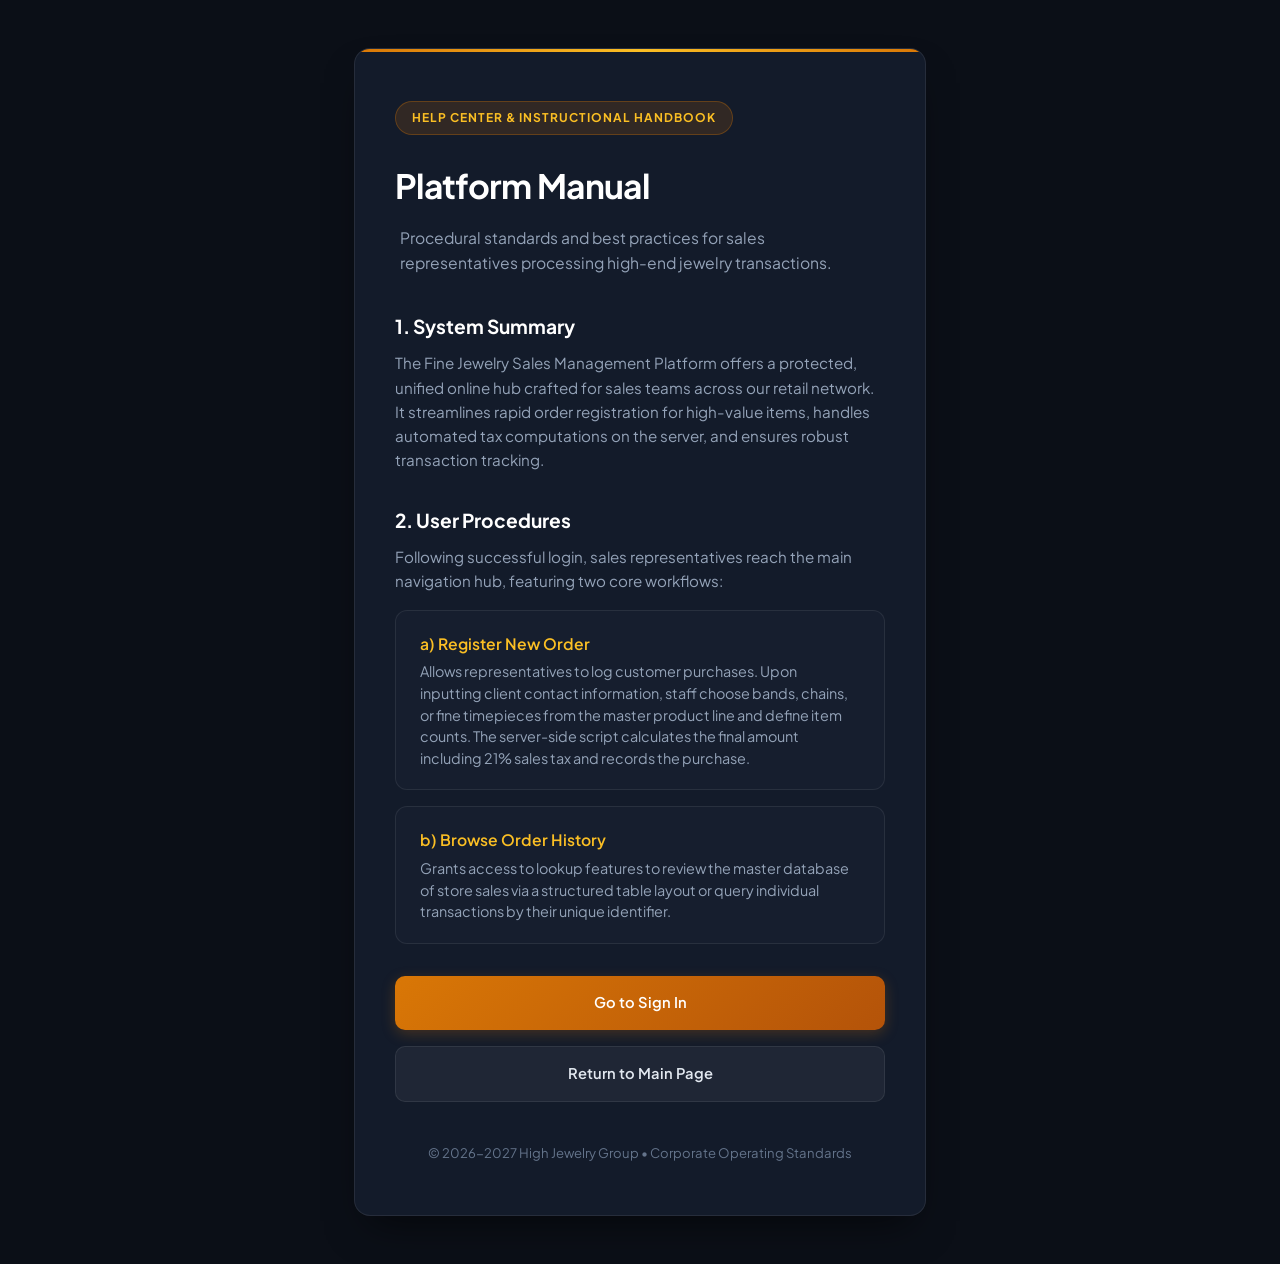
<file: application/client/documentation.html>
<!DOCTYPE html>
<html lang="en">
<head>
  <meta charset="UTF-8">
  <meta name="viewport" content="width=device-width, initial-scale=1.0">
  <meta name="description" content="Technical instructions and operational reference for the Fine Jewelry Sales Management Platform">
  <title>User Manual - Fine Jewelry Sales Platform</title>
  <link rel="stylesheet" href="css/styles.css?v=4">
</head>
<body>
  <main class="container">
    <article class="glass-card doc-card" id="documentation-card">
      <div class="app-badge">Help Center &amp; Instructional Handbook</div>
      
      <h1 class="app-title" id="doc-title">Platform Manual</h1>
      <p class="app-subtitle" id="doc-subtitle">
        Procedural standards and best practices for sales representatives processing high-end jewelry transactions.
      </p>

      <section class="doc-section" aria-labelledby="section-overview">
        <h2 id="section-overview">1. System Summary</h2>
        <p>
          The Fine Jewelry Sales Management Platform offers a protected, unified online hub crafted for sales teams across our retail network. It streamlines rapid order registration for high-value items, handles automated tax computations on the server, and ensures robust transaction tracking.
        </p>
      </section>

      <section class="doc-section" aria-labelledby="section-operations">
        <h2 id="section-operations">2. User Procedures</h2>
        <p>
          Following successful login, sales representatives reach the main navigation hub, featuring two core workflows:
        </p>

        <div class="doc-item">
          <h3>a) Register New Order</h3>
          <p>
            Allows representatives to log customer purchases. Upon inputting client contact information, staff choose bands, chains, or fine timepieces from the master product line and define item counts. The server-side script calculates the final amount including 21% sales tax and records the purchase.
          </p>
        </div>

        <div class="doc-item">
          <h3>b) Browse Order History</h3>
          <p>
            Grants access to lookup features to review the master database of store sales via a structured table layout or query individual transactions by their unique identifier.
          </p>
        </div>
      </section>

      <nav class="button-group" aria-label="Documentation Navigation">
        <a href="login.html" class="btn btn-primary" id="btn-doc-login">
          Go to Sign In
        </a>
        <a href="index.html" class="btn btn-secondary" id="btn-doc-home">
          Return to Main Page
        </a>
      </nav>

      <footer class="app-footer">
        <p>&copy; 2026-2027 High Jewelry Group &bull; Corporate Operating Standards</p>
      </footer>
    </article>
  </main>
</body>
</html>
</file>
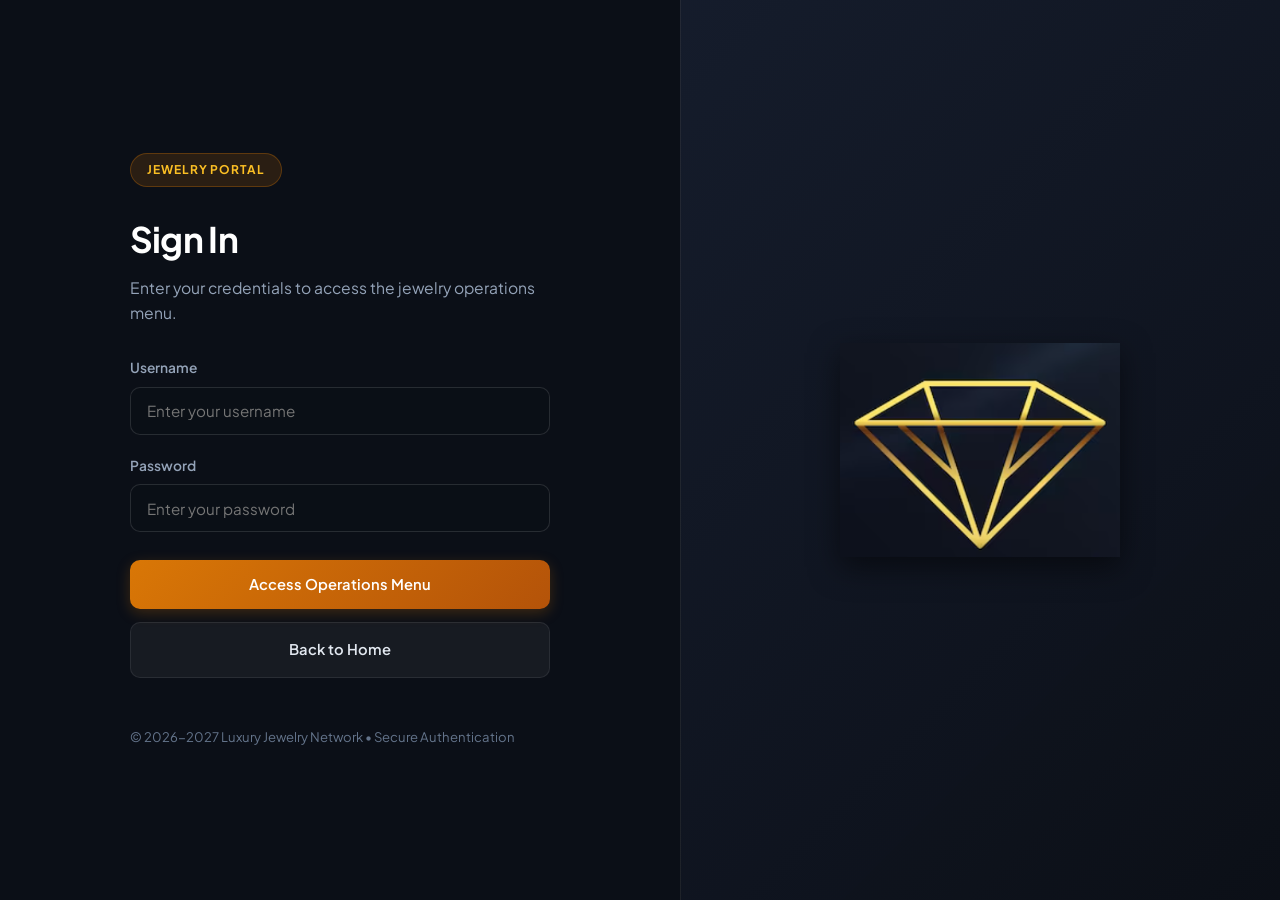
<file: application/client/login.html>
<!DOCTYPE html>
<html lang="en">
<head>
  <meta charset="UTF-8">
  <meta name="viewport" content="width=device-width, initial-scale=1.0">
  <meta name="description" content="Access Authentication - Luxury Jewelry Store">
  <title>Sign In - Jewelry Order Management</title>
  <link rel="shortcut icon" href="img/logo.png" type="image/x-icon">
  <link rel="stylesheet" href="css/styles.css?v=9">
</head>
<body class="split-layout-page">
  <div class="split-container">
    
    <!-- Left Panel: Login Form -->
    <div class="split-form-panel">
      <div class="auth-box">
        <header style="margin-bottom: 2rem;">
          <div class="app-badge">Jewelry Portal</div>
          <h1 class="app-title" style="font-size: 2.2rem; margin-bottom: 0.5rem;">Sign In</h1>
          <p class="app-subtitle" style="text-align: left; margin-bottom: 0; max-width: 100%;">
            Enter your credentials to access the jewelry operations menu.
          </p>
        </header>

        <div id="login-alert" class="alert alert-danger" role="alert" aria-live="polite"></div>

        <form id="login-form" novalidate>
          <div class="form-group">
            <label for="username" class="form-label">Username</label>
            <input 
              type="text" 
              id="username" 
              name="username" 
              class="form-input" 
              placeholder="Enter your username" 
              required 
              autocomplete="username"
            >
          </div>

          <div class="form-group" style="margin-bottom: 1.5rem;">
            <label for="password" class="form-label">Password</label>
            <input 
              type="password" 
              id="password" 
              name="password" 
              class="form-input" 
              placeholder="Enter your password" 
              required 
              autocomplete="current-password"
            >
          </div>

          <div class="form-actions">
            <button type="submit" class="btn btn-primary" id="btn-submit-login">
              Access Operations Menu
            </button>
            <a href="index.html" class="btn btn-secondary">
              Back to Home
            </a>
          </div>
        </form>

        <footer class="app-footer" style="margin-top: 3rem; text-align: left;">
          <p>&copy; 2026-2027 Luxury Jewelry Network &bull; Secure Authentication</p>
        </footer>
      </div>
    </div>

    <!-- Right Panel: Diamond Logo -->
    <div class="split-image-panel">
      <div class="split-image-panel-inner" style="width: 100%; height: 100%; display: flex; align-items: center; justify-content: center;">
        <img src="img/logo.png" alt="Luxury Jewelry Logo" style="max-width: 280px; height: auto; filter: drop-shadow(0 10px 15px rgba(0,0,0,0.5));">
      </div>
    </div>

  </div>

  <script src="js/main.js"></script>
  <script src="js/auth.js"></script>
</body>
</html>
</file>
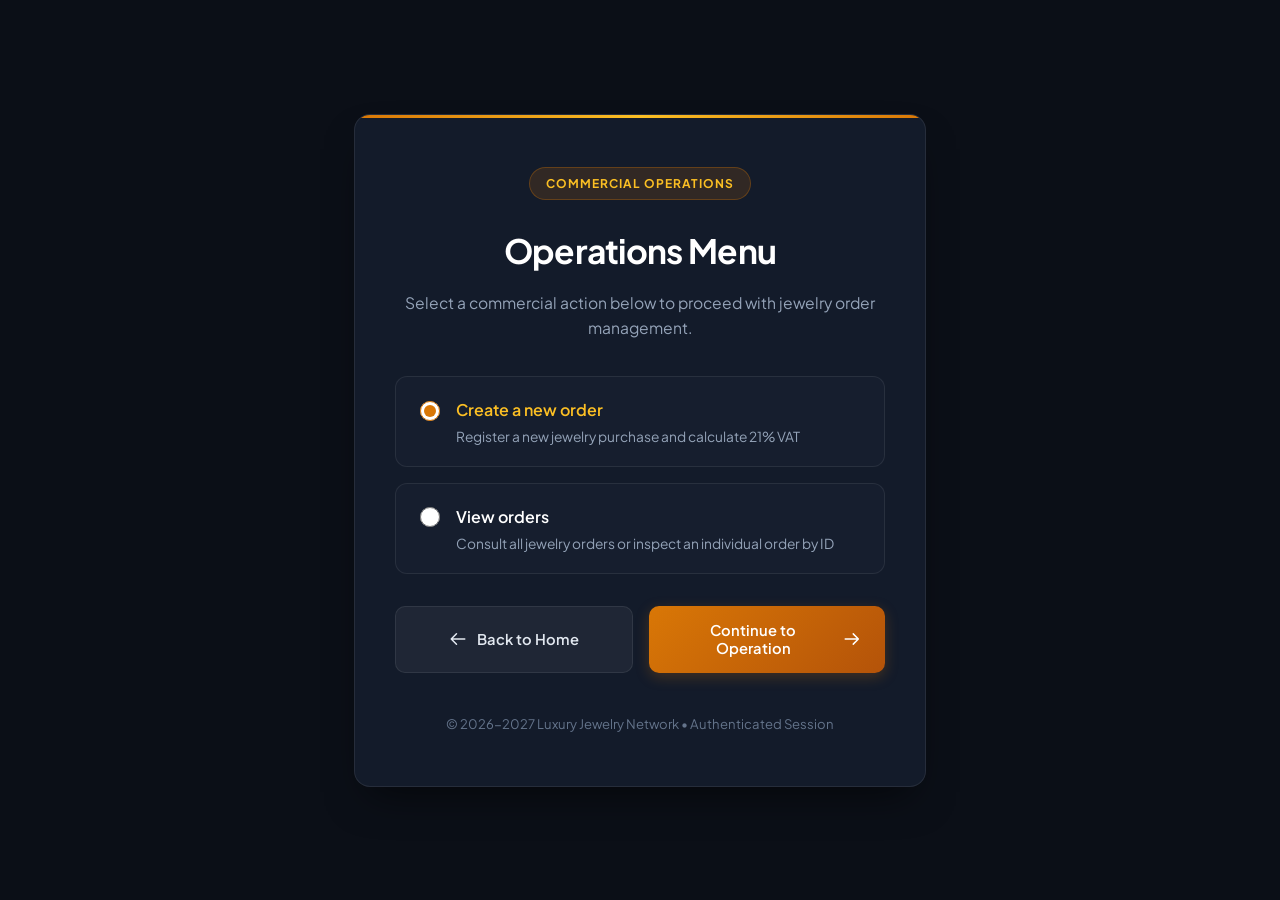
<file: application/client/operations.html>
<!DOCTYPE html>
<html lang="en">
<head>
  <meta charset="UTF-8">
  <meta name="viewport" content="width=device-width, initial-scale=1.0">
  <meta name="description" content="Operations Menu - Luxury Jewelry Order Management System">
  <title>Operations - Jewelry Order Management</title>
  <link rel="shortcut icon" href="img/logo.png" type="image/x-icon">
  <link rel="stylesheet" href="css/styles.css?v=9">
</head>
<body>
  <main class="container">
    <div class="glass-card" id="operations-card">
      <div class="app-badge">Commercial Operations</div>

      <h1 class="app-title" id="operations-title">Operations Menu</h1>
      <p class="app-subtitle" id="operations-subtitle">
        Select a commercial action below to proceed with jewelry order management.
      </p>

      <form id="operations-form">
        <div class="operations-group" role="radiogroup" aria-label="Available Operations">
          <label class="operation-option">
            <input type="radio" name="operation" value="new-order.html" checked>
            <div class="operation-option-text">
              <span class="operation-option-title">Create a new order</span>
              <span class="operation-option-desc">Register a new jewelry purchase and calculate 21% VAT</span>
            </div>
          </label>

          <label class="operation-option">
            <input type="radio" name="operation" value="orders-menu.html">
            <div class="operation-option-text">
              <span class="operation-option-title">View orders</span>
              <span class="operation-option-desc">Consult all jewelry orders or inspect an individual order by ID</span>
            </div>
          </label>
        </div>

        <nav class="button-group-op" aria-label="Operations Navigation">
          <a href="index.html" class="btn btn-secondary" id="btn-back-home">
            <svg xmlns="http://www.w3.org/2000/svg" width="18" height="18" fill="none" viewBox="0 0 24 24" stroke="currentColor" stroke-width="2">
              <path stroke-linecap="round" stroke-linejoin="round" d="M10 19l-7-7m0 0l7-7m-7 7h18" />
            </svg>
            Back to Home
          </a>
          <button type="submit" class="btn btn-primary" id="btn-proceed-operation">
            Continue to Operation
            <svg xmlns="http://www.w3.org/2000/svg" width="18" height="18" fill="none" viewBox="0 0 24 24" stroke="currentColor" stroke-width="2">
              <path stroke-linecap="round" stroke-linejoin="round" d="M14 5l7 7m0 0l-7 7m7-7H3" />
            </svg>
          </button>
        </nav>
      </form>

      <footer class="app-footer">
        <p>&copy; 2026-2027 Luxury Jewelry Network &bull; Authenticated Session</p>
      </footer>
    </div>
  </main>

  <script>
    document.getElementById('operations-form').addEventListener('submit', function (e) {
      e.preventDefault();
      const selectedOperation = document.querySelector('input[name="operation"]:checked');
      if (selectedOperation) {
        window.location.href = selectedOperation.value;
      }
    });
  </script>
</body>
</html>
</file>
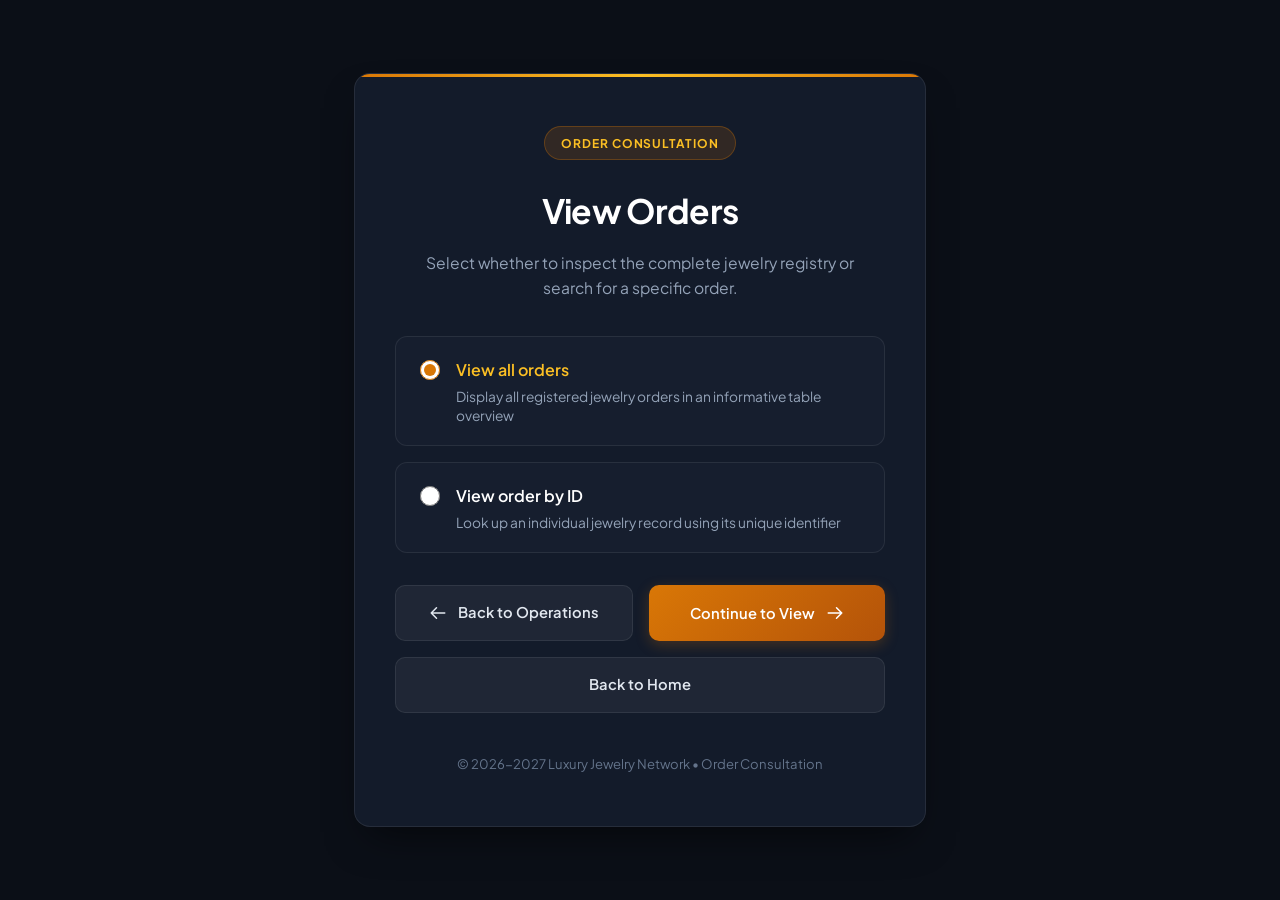
<file: application/client/orders-menu.html>
<!DOCTYPE html>
<html lang="en">
<head>
  <meta charset="UTF-8">
  <meta name="viewport" content="width=device-width, initial-scale=1.0">
  <meta name="description" content="View Orders Menu - Luxury Jewelry Order Management System">
  <title>View Orders - Jewelry Order Management</title>
  <link rel="shortcut icon" href="img/logo.png" type="image/x-icon">
  <link rel="stylesheet" href="css/styles.css?v=9">
</head>
<body>
  <main class="container">
    <div class="glass-card" id="orders-menu-card">
      <div class="app-badge">Order Consultation</div>

      <h1 class="app-title" id="orders-menu-title">View Orders</h1>
      <p class="app-subtitle" id="orders-menu-subtitle">
        Select whether to inspect the complete jewelry registry or search for a specific order.
      </p>

      <form id="orders-menu-form">
        <div class="operations-group" role="radiogroup" aria-label="Available Consultation Options">
          <label class="operation-option">
            <input type="radio" name="order_view_option" value="../server/get_all_orders.php" checked>
            <div class="operation-option-text">
              <span class="operation-option-title">View all orders</span>
              <span class="operation-option-desc">Display all registered jewelry orders in an informative table overview</span>
            </div>
          </label>

          <label class="operation-option">
            <input type="radio" name="order_view_option" value="search-order.html">
            <div class="operation-option-text">
              <span class="operation-option-title">View order by ID</span>
              <span class="operation-option-desc">Look up an individual jewelry record using its unique identifier</span>
            </div>
          </label>
        </div>

        <nav class="button-group-op" aria-label="Orders Menu Navigation">
          <a href="operations.html" class="btn btn-secondary" id="btn-back-operations">
            <svg xmlns="http://www.w3.org/2000/svg" width="18" height="18" fill="none" viewBox="0 0 24 24" stroke="currentColor" stroke-width="2">
              <path stroke-linecap="round" stroke-linejoin="round" d="M10 19l-7-7m0 0l7-7m-7 7h18" />
            </svg>
            Back to Operations
          </a>
          <button type="submit" class="btn btn-primary" id="btn-proceed-view">
            Continue to View
            <svg xmlns="http://www.w3.org/2000/svg" width="18" height="18" fill="none" viewBox="0 0 24 24" stroke="currentColor" stroke-width="2">
              <path stroke-linecap="round" stroke-linejoin="round" d="M14 5l7 7m0 0l-7 7m7-7H3" />
            </svg>
          </button>
        </nav>

        <div style="margin-top: 1rem;">
          <a href="index.html" class="btn btn-secondary" style="width: 100%;" id="btn-back-home">
            Back to Home
          </a>
        </div>
      </form>

      <footer class="app-footer">
        <p>&copy; 2026-2027 Luxury Jewelry Network &bull; Order Consultation</p>
      </footer>
    </div>
  </main>

  <script>
    document.getElementById('orders-menu-form').addEventListener('submit', function (e) {
      e.preventDefault();
      const selected = document.querySelector('input[name="order_view_option"]:checked');
      if (selected) {
        window.location.href = selected.value;
      }
    });
  </script>
</body>
</html>
</file>
<file: application/client/css/styles.css>
@import url('https://fonts.googleapis.com/css2?family=Plus+Jakarta+Sans:wght@400;500;600;700&display=swap');

:root {
  --bg-primary: #0b0f17;
  --bg-surface: #161e2e;
  --card-bg: rgba(22, 30, 46, 0.85);
  
  --text-primary: #f8fafc;
  --text-secondary: #94a3b8;
  --text-muted: #64748b;
  
  --accent-gold: #d97706;
  --accent-gold-light: #fbbf24;
  --accent-gold-glow: rgba(217, 119, 6, 0.25);
  
  --btn-primary-bg: linear-gradient(135deg, #d97706 0%, #b45309 100%);
  --btn-primary-text: #ffffff;
  --btn-primary-hover: linear-gradient(135deg, #f59e0b 0%, #d97706 100%);
  
  --btn-secondary-bg: rgba(255, 255, 255, 0.05);
  --btn-secondary-text: #e2e8f0;
  --btn-secondary-hover: rgba(255, 255, 255, 0.1);
  
  --radius: 16px;
  --shadow-main: 0 20px 40px -15px rgba(0, 0, 0, 0.6);
  --border-subtle: 1px solid rgba(255, 255, 255, 0.08);
  --transition: all 0.25s cubic-bezier(0.4, 0, 0.2, 1);
}

* {
  margin: 0;
  padding: 0;
  box-sizing: border-box;
}

body {
  font-family: 'Plus Jakarta Sans', -apple-system, BlinkMacSystemFont, sans-serif;
  background-color: var(--bg-primary);
  color: var(--text-primary);
  min-height: 100vh;
  display: flex;
  flex-direction: column;
  line-height: 1.6;
  -webkit-font-smoothing: antialiased;
}

/* Background for home-page */
body.home-page {
  background: 
    radial-gradient(circle at 50% 0%, rgba(217, 119, 6, 0.18), transparent 50%),
    radial-gradient(circle at 10% 90%, rgba(30, 41, 59, 0.8), transparent 40%),
    linear-gradient(rgba(11, 15, 23, 0.88), rgba(11, 15, 23, 0.88)),
    url('../img/fondo-joyeria.png') center/cover no-repeat fixed;
}

.container {
  width: 100%;
  max-width: 620px;
  margin: 0 auto;
  padding: 3rem 1.5rem;
  flex: 1;
  display: flex;
  flex-direction: column;
  justify-content: center;
  align-items: center;
}

.glass-card {
  background: var(--card-bg);
  backdrop-filter: blur(16px);
  -webkit-backdrop-filter: blur(16px);
  border: var(--border-subtle);
  box-shadow: var(--shadow-main);
  border-radius: var(--radius);
  padding: 3.25rem 2.5rem;
  width: 100%;
  text-align: center;
  position: relative;
  overflow: hidden;
  animation: softFadeIn 0.6s cubic-bezier(0.16, 1, 0.3, 1) forwards;
}

.glass-card::before {
  content: '';
  position: absolute;
  top: 0;
  left: 0;
  right: 0;
  height: 3px;
  background: linear-gradient(90deg, #d97706, #fbbf24, #d97706);
}

.app-badge {
  display: inline-block;
  padding: 0.4rem 1rem;
  border-radius: 9999px;
  font-size: 0.75rem;
  font-weight: 700;
  letter-spacing: 0.08em;
  text-transform: uppercase;
  background: rgba(217, 119, 6, 0.15);
  color: var(--accent-gold-light);
  border: 1px solid rgba(217, 119, 6, 0.3);
  margin-bottom: 1.5rem;
}

.app-title {
  font-size: 2.1rem;
  font-weight: 700;
  color: #ffffff;
  letter-spacing: -0.02em;
  margin-bottom: 0.75rem;
}

.app-subtitle {
  color: var(--text-secondary);
  font-size: 0.98rem;
  line-height: 1.6;
  margin-bottom: 2.25rem;
  max-width: 480px;
  margin-left: auto;
  margin-right: auto;
}

.button-group {
  display: flex;
  flex-direction: column;
  gap: 1rem;
  width: 100%;
}

.btn {
  display: inline-flex;
  align-items: center;
  justify-content: center;
  gap: 0.65rem;
  padding: 0.95rem 1.5rem;
  font-size: 0.92rem;
  font-weight: 600;
  border-radius: calc(var(--radius) - 6px);
  cursor: pointer;
  text-decoration: none;
  transition: var(--transition);
  border: none;
  outline: none;
  font-family: inherit;
}

.btn-primary {
  background: var(--btn-primary-bg);
  color: var(--btn-primary-text);
  box-shadow: 0 4px 14px var(--accent-gold-glow);
}

.btn-primary:hover {
  background: var(--btn-primary-hover);
  transform: translateY(-2px);
  box-shadow: 0 6px 20px rgba(217, 119, 6, 0.4);
}

.btn-secondary {
  background: var(--btn-secondary-bg);
  color: var(--btn-secondary-text);
  border: var(--border-subtle);
}

.btn-secondary:hover {
  background: var(--btn-secondary-hover);
  color: #ffffff;
  transform: translateY(-2px);
  border-color: rgba(255, 255, 255, 0.2);
}

.app-footer {
  margin-top: 2.5rem;
  color: var(--text-muted);
  font-size: 0.82rem;
  text-align: center;
}

/* Documentation styles */
.doc-card { text-align: left; }
.doc-section { margin-bottom: 2rem; }
.doc-section h2 { font-size: 1.2rem; font-weight: 700; margin-bottom: 0.6rem; color: #ffffff; }
.doc-section p { color: var(--text-secondary); font-size: 0.95rem; line-height: 1.6; }
.doc-item { 
  background: var(--bg-surface); 
  padding: 1.25rem 1.5rem; 
  border-radius: calc(var(--radius) - 4px); 
  margin-top: 1rem;
  border: var(--border-subtle);
}
.doc-item h3 { font-size: 0.98rem; font-weight: 600; margin-bottom: 0.35rem; color: var(--accent-gold-light); }
.doc-item p { font-size: 0.9rem; color: var(--text-secondary); line-height: 1.5; }

/* Forms & Alerts */
.form-group { margin-bottom: 1.25rem; display: flex; flex-direction: column; gap: 0.45rem; text-align: left; }
.form-label { font-size: 0.86rem; font-weight: 600; color: var(--text-secondary); }
.form-input { 
  width: 100%; 
  padding: 0.85rem 1rem; 
  font-size: 0.95rem; 
  font-family: inherit; 
  border-radius: calc(var(--radius) - 6px); 
  border: 1px solid rgba(255, 255, 255, 0.12); 
  background-color: rgba(11, 15, 23, 0.6); 
  color: #ffffff; 
  transition: var(--transition); 
  outline: none; 
}
.form-input:focus { 
  border-color: var(--accent-gold); 
  box-shadow: 0 0 0 3px var(--accent-gold-glow); 
}
.form-actions { display: flex; flex-direction: column; gap: 0.85rem; margin-top: 1.75rem; }

.alert { 
  padding: 0.9rem 1.1rem; 
  border-radius: calc(var(--radius) - 6px); 
  font-size: 0.88rem; 
  font-weight: 500; 
  margin-bottom: 1.25rem; 
  display: none; 
  animation: softFadeIn 0.3s ease-out forwards; 
}
.alert-danger { background-color: rgba(239, 68, 68, 0.15); color: #fca5a5; border: 1px solid rgba(239, 68, 68, 0.3); }
.alert-success { background-color: rgba(34, 197, 94, 0.15); color: #86efac; border: 1px solid rgba(34, 197, 94, 0.3); }

/* Operations Page Options */
.operations-group {
  display: flex;
  flex-direction: column;
  gap: 1rem;
  margin-bottom: 2rem;
  text-align: left;
}

.operation-option {
  display: flex;
  align-items: flex-start;
  gap: 1rem;
  padding: 1.25rem 1.5rem;
  border-radius: calc(var(--radius) - 4px);
  background-color: var(--bg-surface);
  border: var(--border-subtle);
  cursor: pointer;
  transition: var(--transition);
}

.operation-option:hover {
  border-color: rgba(217, 119, 6, 0.5);
  background-color: rgba(30, 41, 59, 0.8);
  transform: translateY(-2px);
}

.operation-option input[type="radio"] {
  accent-color: var(--accent-gold);
  width: 20px;
  height: 20px;
  margin-top: 0.2rem;
  cursor: pointer;
  flex-shrink: 0;
}

.operation-option-text {
  display: flex;
  flex-direction: column;
  gap: 0.25rem;
}

.operation-option-title {
  font-size: 1rem;
  font-weight: 600;
  color: #ffffff;
}

.operation-option-desc {
  font-size: 0.86rem;
  color: var(--text-secondary);
  line-height: 1.4;
}

.operation-option input[type="radio"]:checked + .operation-option-text .operation-option-title {
  color: var(--accent-gold-light);
}

.button-group-op {
  display: flex;
  gap: 1rem;
  width: 100%;
}

.button-group-op .btn {
  flex: 1;
}

/* Order Creation layout */
.container-wide { max-width: 1060px; padding: 2.5rem 1.5rem; }
.order-card { padding: 2.5rem 3rem; max-width: 100%; }
.order-grid { display: grid; grid-template-columns: 1fr 1.15fr; gap: 2.5rem; margin: 1.5rem 0; text-align: left; }
.order-col { display: flex; flex-direction: column; gap: 0.85rem; }
.order-section-title { font-size: 0.82rem; font-weight: 700; color: var(--accent-gold-light); letter-spacing: 0.08em; text-transform: uppercase; margin-bottom: 0.25rem; }

.product-item { 
  display: flex; 
  align-items: center; 
  justify-content: space-between; 
  padding: 0.85rem 1.15rem; 
  border-radius: calc(var(--radius) - 4px); 
  background-color: var(--bg-surface); 
  gap: 0.75rem; 
  transition: var(--transition); 
  border: var(--border-subtle);
}
.product-item:hover { 
  border-color: var(--accent-gold);
  background-color: rgba(51, 65, 85, 0.8);
}
.product-select-wrap { display: flex; align-items: center; gap: 0.75rem; flex: 1; min-width: 0; cursor: pointer; }
.product-checkbox { accent-color: var(--accent-gold); width: 18px; height: 18px; cursor: pointer; flex-shrink: 0; }
.product-info { display: flex; flex-direction: column; min-width: 0; }
.product-name { font-size: 0.9rem; font-weight: 600; color: #ffffff; white-space: nowrap; overflow: hidden; text-overflow: ellipsis; }
.product-price { font-size: 0.8rem; color: var(--accent-gold-light); font-weight: 600; }
.product-qty-wrap { display: flex; align-items: center; gap: 0.4rem; flex-shrink: 0; }
.product-qty-input { 
  width: 60px; 
  padding: 0.45rem 0.5rem; 
  border-radius: 6px; 
  border: 1px solid rgba(255, 255, 255, 0.2); 
  background-color: var(--bg-primary); 
  color: #ffffff; 
  font-size: 0.88rem; 
  font-weight: 600; 
  text-align: center; 
  outline: none; 
}
.product-qty-input:focus { border-color: var(--accent-gold); }
.product-qty-input:disabled { opacity: 0.4; cursor: not-allowed; }

.order-result-box { 
  padding: 1.25rem 1.5rem; 
  border-radius: calc(var(--radius) - 4px); 
  background-color: rgba(34, 197, 94, 0.15); 
  color: #86efac; 
  border: 1px solid rgba(34, 197, 94, 0.3);
  margin-top: 1rem; 
  display: none; 
}
.order-result-title { font-size: 0.82rem; font-weight: 700; text-transform: uppercase; letter-spacing: 0.05em; margin-bottom: 0.2rem; }
.order-result-amount { font-size: 1.6rem; font-weight: 700; }

.order-actions-nav { display: flex; gap: 0.85rem; width: 100%; margin-top: 1.5rem; }
.order-actions-nav .btn { flex: 1; padding: 0.85rem 1rem; font-size: 0.88rem; }

/* Table styles */
.table-wrapper { 
  width: 100%; 
  overflow-x: auto; 
  margin: 1.5rem 0; 
  border-radius: var(--radius); 
  border: var(--border-subtle);
  background: var(--bg-surface);
}
.orders-table { width: 100%; border-collapse: collapse; text-align: left; font-size: 0.88rem; }
.orders-table th { padding: 0.9rem 1rem; background-color: rgba(15, 23, 42, 0.8); font-weight: 600; color: var(--text-secondary); border-bottom: var(--border-subtle); }
.orders-table td { padding: 1rem; border-bottom: 1px solid rgba(255, 255, 255, 0.05); color: var(--text-primary); vertical-align: top; }
.badge-item { display: inline-block; padding: 0.25rem 0.6rem; background-color: rgba(217, 119, 6, 0.15); color: var(--accent-gold-light); border-radius: 6px; font-size: 0.78rem; font-weight: 600; margin: 0.15rem 0; }

/* Split Layout (Login) */
body.split-layout-page { background-color: var(--bg-primary); min-height: 100vh; margin: 0; padding: 0; display: flex; }
.split-container { display: flex; width: 100vw; min-height: 100vh; }
.split-form-panel { flex: 1; display: flex; align-items: center; justify-content: center; padding: 3rem 4rem; background-color: var(--bg-primary); }
.split-form-panel .auth-box { width: 100%; max-width: 420px; animation: softFadeIn 0.6s cubic-bezier(0.16, 1, 0.3, 1) forwards; }
.split-image-panel { 
  flex: 1; 
  padding: 1.5rem; 
  display: flex; 
  align-items: center; 
  justify-content: center; 
  background: linear-gradient(135deg, rgba(22, 30, 46, 0.9), rgba(11, 15, 23, 0.95)); 
  border-left: var(--border-subtle);
}

@media (max-width: 900px) {
  .split-image-panel { display: none; }
  .split-form-panel { padding: 2.5rem 1.5rem; }
  .order-grid { grid-template-columns: 1fr; }
  .order-actions-nav { flex-direction: column; }
  .button-group-op { flex-direction: column; }
}

@keyframes softFadeIn {
  0% { opacity: 0; transform: translateY(12px); }
  100% { opacity: 1; transform: translateY(0); }
}
</file>
